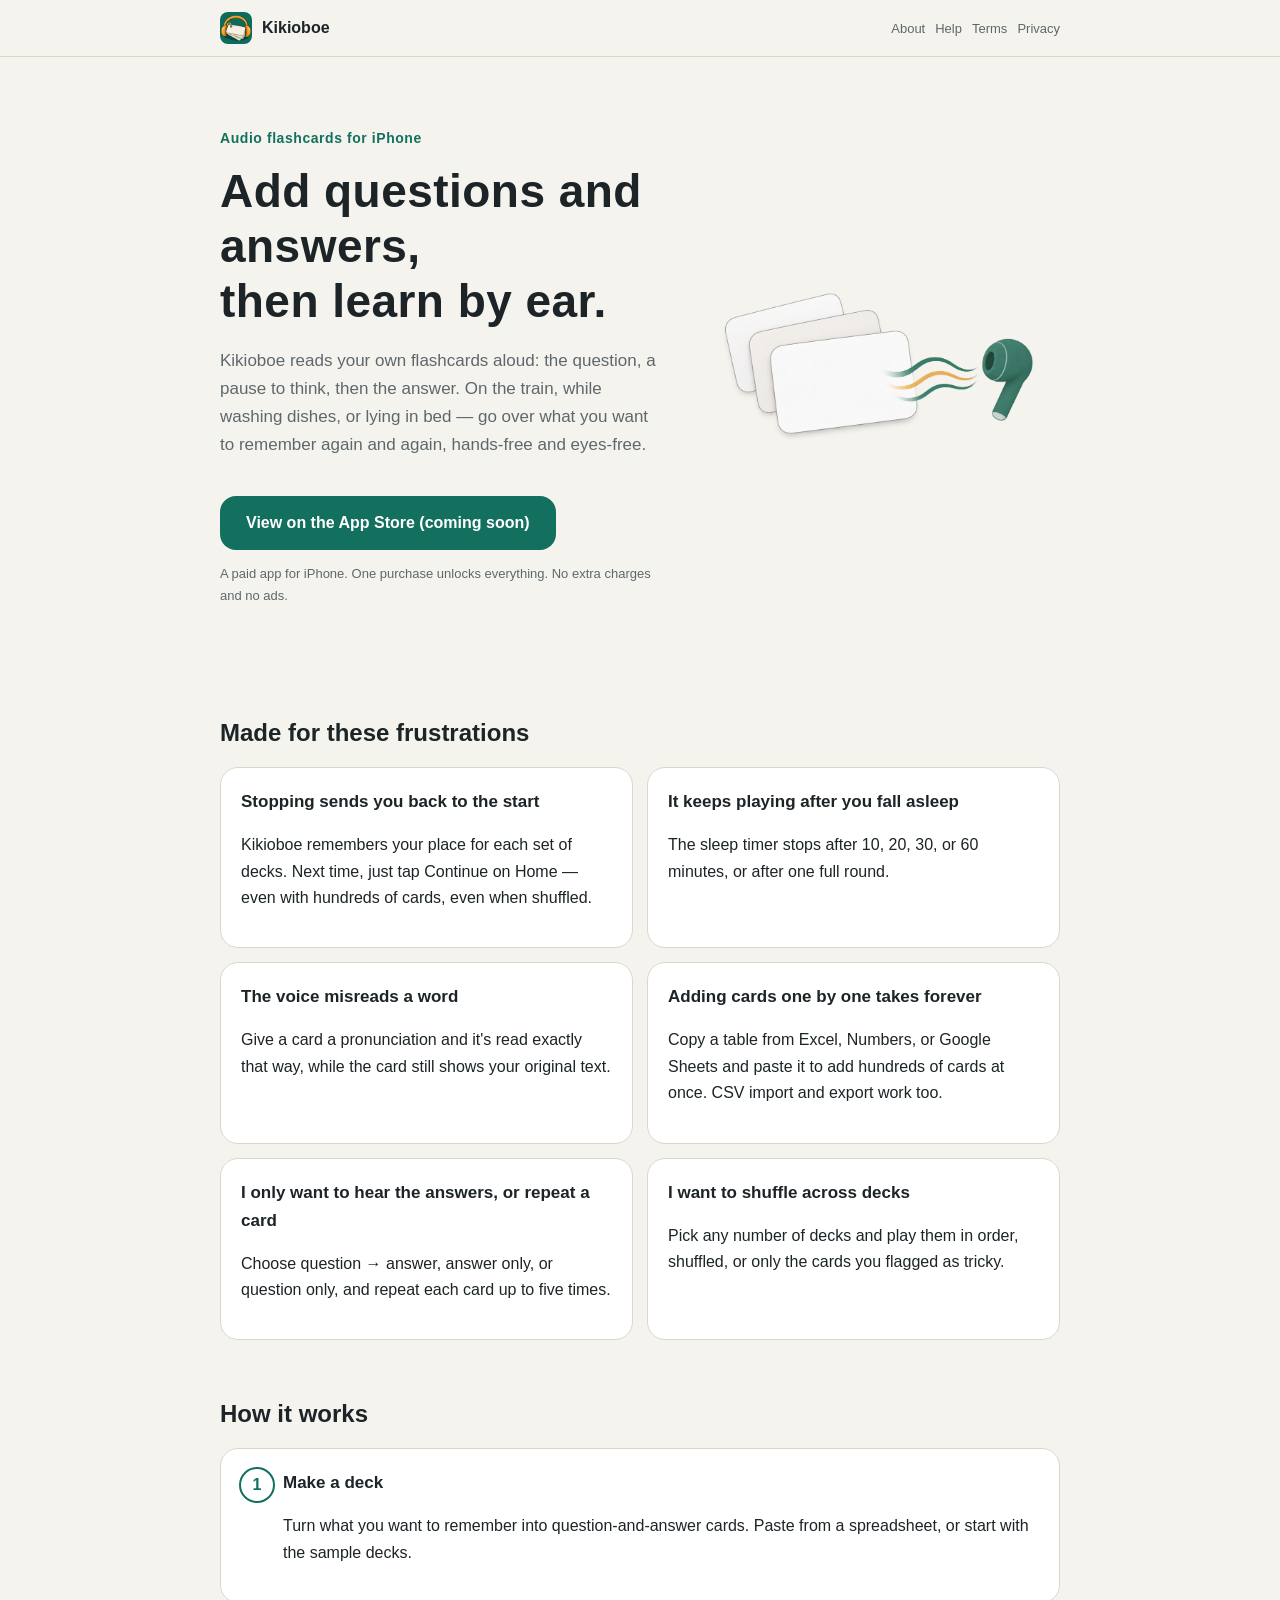
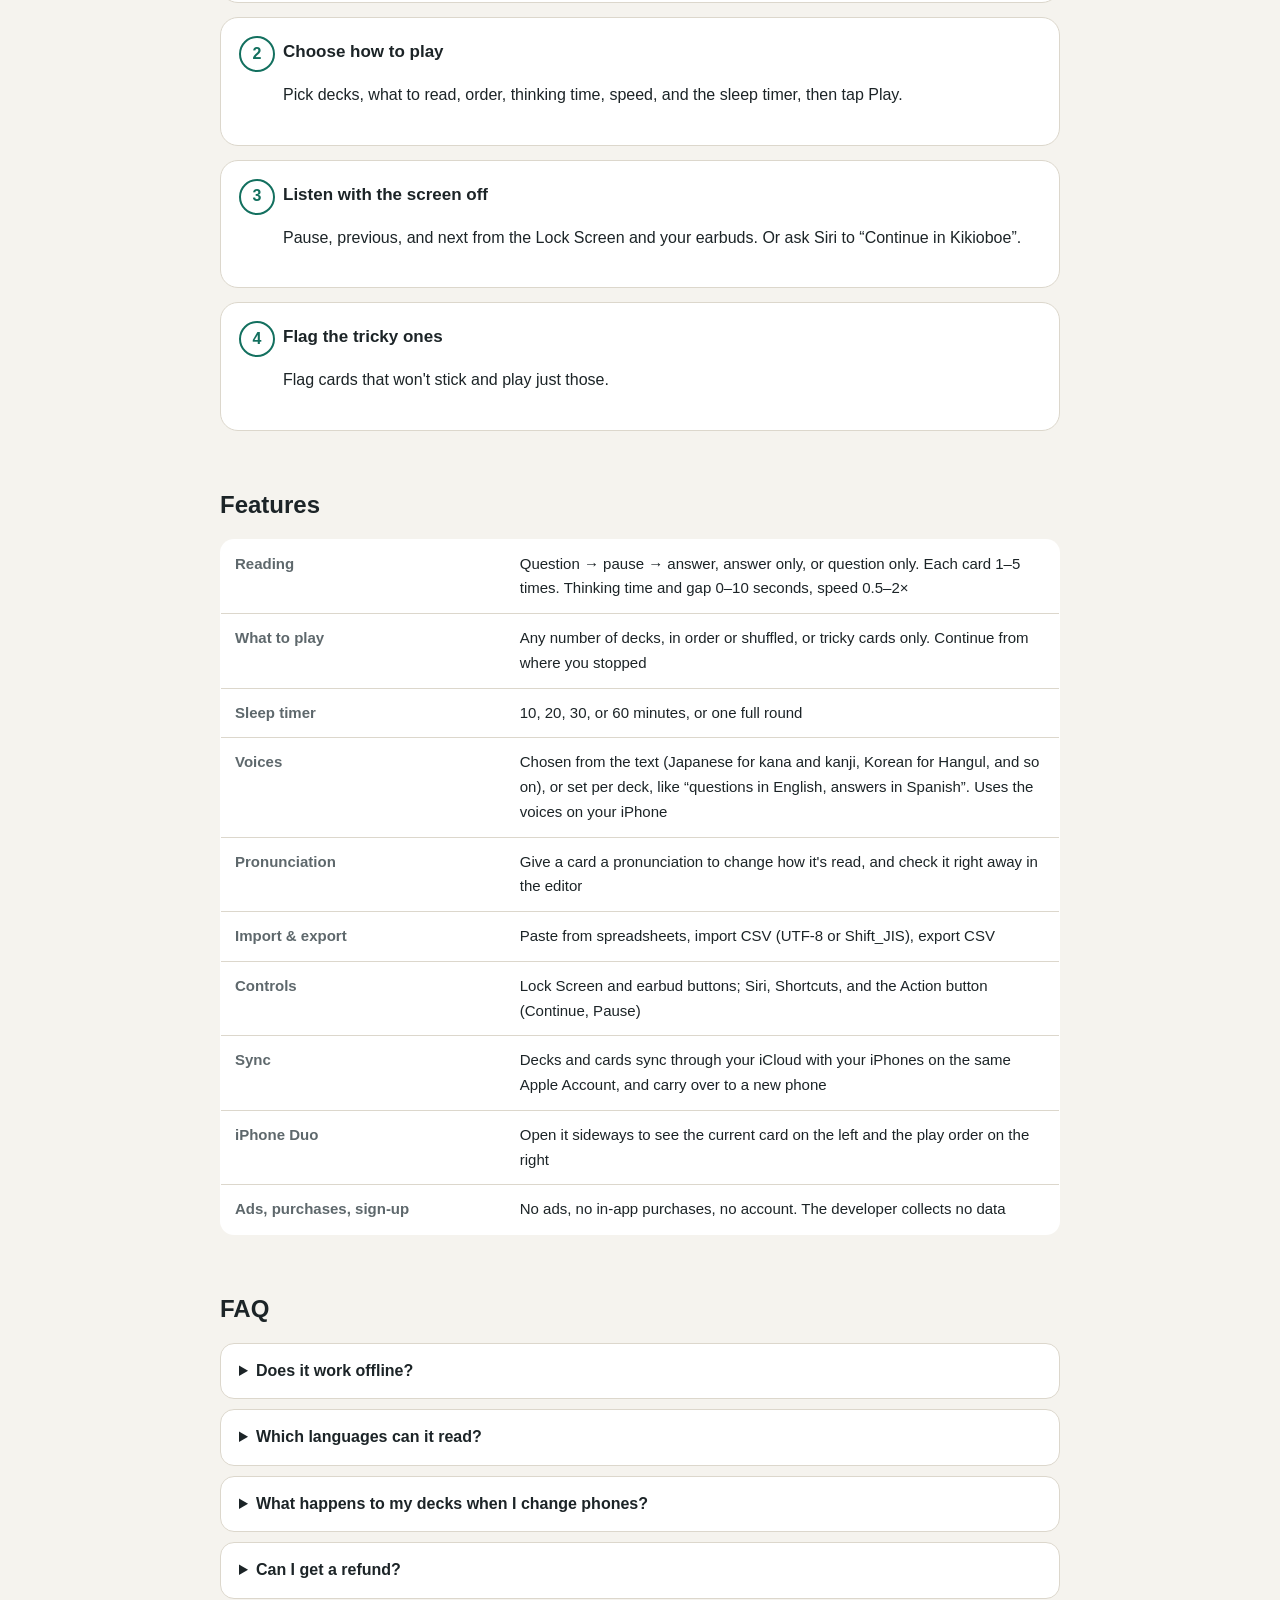
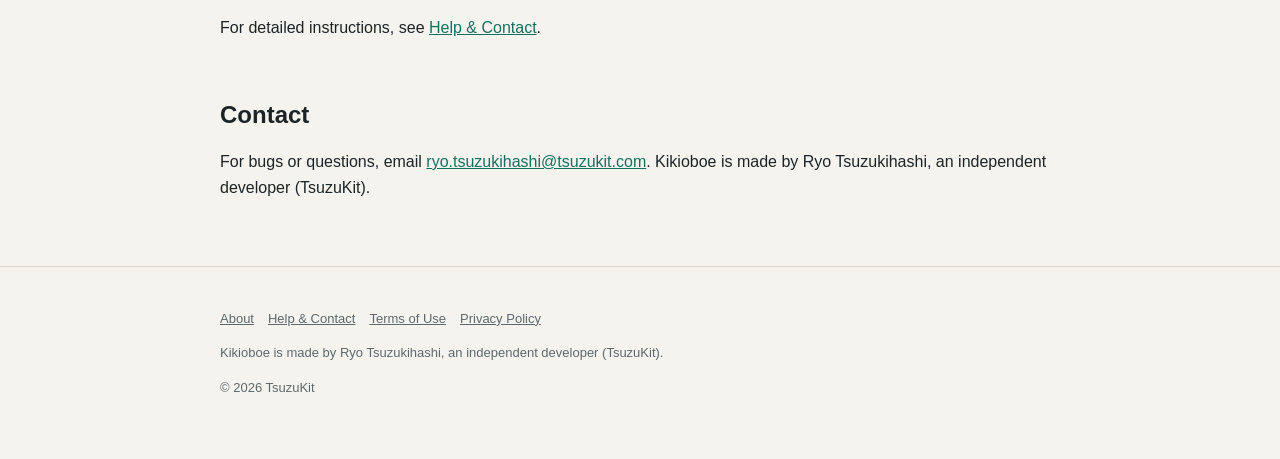
<file: index.html>
<!DOCTYPE html>
<html lang="ja" data-title-ja="ききおぼえ｜問いと答えを読み上げて、耳で覚える暗記カード（iPhone）" data-title-en="Kikioboe | Audio flashcards that read your cards aloud (iPhone)">
<head>
<meta charset="UTF-8">
<meta name="viewport" content="width=device-width, initial-scale=1">
<script>(function(){var l=navigator.languages&&navigator.languages.length?navigator.languages:[navigator.language||"ja"],p="en";for(var i=0;i<l.length;i++){var c=String(l[i]).toLowerCase();if(c.indexOf("ja")===0){p="ja";break}if(c.indexOf("en")===0){p="en";break}}var d=document.documentElement;d.lang=p;var t=d.getAttribute("data-title-"+p);if(t){document.title=t}})();</script>
<title>ききおぼえ｜問いと答えを読み上げて、耳で覚える暗記カード（iPhone）</title>
<meta name="description" content="自分で作った問いと答えのカードを、問い → 考える間 → 答え の順に読み上げる iPhone アプリ。止めたところから続きを流せて、おやすみタイマーで止まる。表計算から貼り付けでまとめて入れられる。広告なし・買い切り。 / An iPhone app that reads your own question-and-answer cards aloud: question, a pause to think, then the answer. Continue where you stopped, sleep timer, paste from spreadsheets. No ads, one-time purchase.">
<meta property="og:title" content="ききおぼえ｜問いと答えを読み上げて、耳で覚える暗記カード（iPhone）">
<meta property="og:description" content="自分で作った問いと答えのカードを、問い → 考える間 → 答え の順に読み上げる iPhone アプリ。止めたところから続きを流せて、おやすみタイマーで止まる。表計算から貼り付けでまとめて入れられる。広告なし・買い切り。">
<meta property="og:type" content="website">
<meta property="og:url" content="https://kikioboe.tsuzukit.com/">
<meta property="og:image" content="https://kikioboe.tsuzukit.com/assets/og.jpg">
<link rel="icon" href="assets/icon.png">
<link rel="apple-touch-icon" href="assets/icon.png">
<link rel="stylesheet" href="style.css">
</head>
<body>
<div data-l="ja" lang="ja">
<header class="site"><div class="wrap">
<a class="brand" href="./"><img src="assets/icon.png" alt="" width="32" height="32">ききおぼえ</a>
<nav class="site"><a href="./">紹介</a><a href="support.html">使い方</a><a href="terms.html">利用規約</a><a href="privacy.html">プライバシー</a></nav>
</div></header>
<main class="wrap">
<section class="hero">
<div>
<p class="eyebrow">iPhone 向け・聞き流し暗記カード</p>
<h1>問いと答えを入れたら、<br>あとは耳で覚える。</h1>
<p class="lead">「ききおぼえ」は、自分で作った問いと答えのカードを、問い → 考える間 → 答え の順に読み上げるアプリです。通勤の電車で、食器を洗いながら、布団に入ってから。目と手を使わずに、覚えたいことを何度でも回せます。</p>
<a class="cta" href="#store" id="store">App Store で見る（準備中）</a>
<p class="note">iPhone 専用の有料アプリです。一度買えば、すべての機能が使えます。あとからお金はかかりません。広告もありません。</p>
</div>
<img src="assets/hero.png" alt="重なった単語帳のカードから、音の波がイヤホンへ流れていく絵" width="360">
</section>

<h2>こんな困りごとのために作りました</h2>
<div class="grid two">
<div class="card"><h3>止めると最初に戻ってしまう</h3><p>止めたところを、帳ごとに覚えておきます。次はホームの「続きから流す」を押すだけ。何百枚あっても、ランダムで流していても、同じところから続きます。</p></div>
<div class="card"><h3>寝落ちしても流れ続ける</h3><p>おやすみタイマーで、10・20・30・60分か、1周したところで止まります。</p></div>
<div class="card"><h3>漢字の読みを間違える</h3><p>「消化管」「終価」のような言葉は、カードに読み（ひらがな）を入れると、その通りに読みます。画面には元の文字が出たままです。</p></div>
<div class="card"><h3>1枚ずつ入れるのが大変</h3><p>Excel・Numbers・Google スプレッドシートの表をコピーして貼り付けるだけで、何百枚でもまとめて入ります。CSV の読みこみと書き出しもできます。</p></div>
<div class="card"><h3>答えだけ聞きたい・同じカードをくり返したい</h3><p>問い → 答え／答えだけ／問いだけ、1枚を何回、を選べます。</p></div>
<div class="card"><h3>帳をまたいでランダムに流したい</h3><p>何冊でも選んで、まとめて順に・ランダムに・苦手の印のカードだけ流せます。</p></div>
</div>

<h2>ききおぼえの流れ</h2>
<div class="grid steps">
<div class="card"><h3>帳をつくる</h3><p>覚えたいことを「問い」と「答え」のカードにします。表から貼り付けても、見本の帳から始めてもかまいません。</p></div>
<div class="card"><h3>流し方を決める</h3><p>流す帳・読むところ・順番・考える間・速さ・おやすみタイマーを選んで「流す」。</p></div>
<div class="card"><h3>画面を消して聞く</h3><p>ロック画面とイヤホンのボタンで、止める・前・次。Siri の「ききおぼえで続きを流す」でも始められます。</p></div>
<div class="card"><h3>苦手に印を付ける</h3><p>覚えにくいカードに印を付けて、印のカードだけを流せます。</p></div>
</div>

<h2>できること</h2>
<table>
<tr><th>読み上げ</th><td>問い → 考える間 → 答え。答えだけ・問いだけ。1枚を1〜5回。考える間とカードのあいだは0〜10秒、速さは0.5〜2倍</td></tr>
<tr><th>流す範囲</th><td>帳を何冊でも。順に・ランダム・苦手の印のカードだけ。止めたところから続きを流す</td></tr>
<tr><th>おやすみタイマー</th><td>10・20・30・60分、または1周で止める</td></tr>
<tr><th>読む声</th><td>かな・漢字は日本語、ハングルは韓国語のように文字から決めます。帳ごとに「問いは英語・答えは日本語」のように決めることもできます。iPhone に入っている声で読みます</td></tr>
<tr><th>読み</th><td>カードに読みを入れると、その通りに読みます。編集の画面ですぐに確かめられます</td></tr>
<tr><th>入れる・出す</th><td>表計算からの貼り付け、CSV（UTF-8・Shift_JIS）の読みこみ、CSV の書き出し</td></tr>
<tr><th>操作</th><td>ロック画面・イヤホンのボタン、Siri・ショートカット・アクションボタン（続きから流す・止める）</td></tr>
<tr><th>同期</th><td>帳とカードは、あなたの iCloud で同じ Apple アカウントの iPhone と同期します。機種変更しても残ります</td></tr>
<tr><th>iPhone Duo</th><td>開いて横にすると、左に今のカード、右に流す順を並べます</td></tr>
<tr><th>広告・課金・登録</th><td>広告なし・アプリ内課金なし・アカウント登録なし。開発者はデータを集めません</td></tr>
</table>

<h2>よくある質問</h2>
<details><summary>ネットにつながっていなくても使えますか</summary><p>使えます。読み上げは iPhone の中で行います。iCloud の同期は、つながったときに行われます。</p></details>
<details><summary>英語や韓国語も読めますか</summary><p>iPhone に入っている声で、英語・韓国語・中国語・スペイン語・フランス語などを読みます。設定 → アクセシビリティ → 読み上げコンテンツ → 声 で、言葉ごとに「拡張」や「プレミアム」の声を入れると、なめらかになります。</p></details>
<details><summary>機種変更したら帳はどうなりますか</summary><p>帳とカードはあなたの iCloud にあります。新しい iPhone で同じ Apple アカウントにサインインしていれば、そのまま使えます。CSV に書き出して残しておくこともできます。</p></details>
<details><summary>返金はできますか</summary><p>返金は Apple の規定に従います。<a href="https://reportaproblem.apple.com/">reportaproblem.apple.com</a> からお申し出ください。開発者が直接返金することはできません。</p></details>
<p>使い方のくわしい説明は <a href="support.html">使い方とお問い合わせ</a> にあります。</p>

<h2 id="contact">お問い合わせ</h2>
<p>不具合や気になることがあれば、<a href="mailto:ryo.tsuzukihashi@tsuzukit.com?subject=%E3%81%8D%E3%81%8D%E3%81%8A%E3%81%BC%E3%81%88%E3%81%AB%E3%81%A4%E3%81%84%E3%81%A6">ryo.tsuzukihashi@tsuzukit.com</a> までご連絡ください。作っているのは個人開発者の續橋涼（TsuzuKit）です。</p>
</main>
<footer class="site"><div class="wrap">
<p><a href="./">紹介</a><a href="support.html">使い方とお問い合わせ</a><a href="terms.html">利用規約</a><a href="privacy.html">プライバシーポリシー</a></p>
<p>ききおぼえは、個人開発者の續橋涼（TsuzuKit）が作っているアプリです。</p>
<p>© 2026 TsuzuKit</p>
</div></footer>
</div>
<div data-l="en" lang="en">
<header class="site"><div class="wrap">
<a class="brand" href="./"><img src="assets/icon.png" alt="" width="32" height="32">Kikioboe</a>
<nav class="site"><a href="./">About</a><a href="support.html">Help</a><a href="terms.html">Terms</a><a href="privacy.html">Privacy</a></nav>
</div></header>
<main class="wrap">
<section class="hero">
<div>
<p class="eyebrow">Audio flashcards for iPhone</p>
<h1>Add questions and answers,<br>then learn by ear.</h1>
<p class="lead">Kikioboe reads your own flashcards aloud: the question, a pause to think, then the answer. On the train, while washing dishes, or lying in bed — go over what you want to remember again and again, hands-free and eyes-free.</p>
<a class="cta" href="#store-en" id="store-en">View on the App Store (coming soon)</a>
<p class="note">A paid app for iPhone. One purchase unlocks everything. No extra charges and no ads.</p>
</div>
<img src="assets/hero.png" alt="Stacked flashcards with sound waves flowing into an earbud" width="360">
</section>

<h2>Made for these frustrations</h2>
<div class="grid two">
<div class="card"><h3>Stopping sends you back to the start</h3><p>Kikioboe remembers your place for each set of decks. Next time, just tap Continue on Home — even with hundreds of cards, even when shuffled.</p></div>
<div class="card"><h3>It keeps playing after you fall asleep</h3><p>The sleep timer stops after 10, 20, 30, or 60 minutes, or after one full round.</p></div>
<div class="card"><h3>The voice misreads a word</h3><p>Give a card a pronunciation and it's read exactly that way, while the card still shows your original text.</p></div>
<div class="card"><h3>Adding cards one by one takes forever</h3><p>Copy a table from Excel, Numbers, or Google Sheets and paste it to add hundreds of cards at once. CSV import and export work too.</p></div>
<div class="card"><h3>I only want to hear the answers, or repeat a card</h3><p>Choose question → answer, answer only, or question only, and repeat each card up to five times.</p></div>
<div class="card"><h3>I want to shuffle across decks</h3><p>Pick any number of decks and play them in order, shuffled, or only the cards you flagged as tricky.</p></div>
</div>

<h2>How it works</h2>
<div class="grid steps">
<div class="card"><h3>Make a deck</h3><p>Turn what you want to remember into question-and-answer cards. Paste from a spreadsheet, or start with the sample decks.</p></div>
<div class="card"><h3>Choose how to play</h3><p>Pick decks, what to read, order, thinking time, speed, and the sleep timer, then tap Play.</p></div>
<div class="card"><h3>Listen with the screen off</h3><p>Pause, previous, and next from the Lock Screen and your earbuds. Or ask Siri to “Continue in Kikioboe”.</p></div>
<div class="card"><h3>Flag the tricky ones</h3><p>Flag cards that won't stick and play just those.</p></div>
</div>

<h2>Features</h2>
<table>
<tr><th>Reading</th><td>Question → pause → answer, answer only, or question only. Each card 1–5 times. Thinking time and gap 0–10 seconds, speed 0.5–2×</td></tr>
<tr><th>What to play</th><td>Any number of decks, in order or shuffled, or tricky cards only. Continue from where you stopped</td></tr>
<tr><th>Sleep timer</th><td>10, 20, 30, or 60 minutes, or one full round</td></tr>
<tr><th>Voices</th><td>Chosen from the text (Japanese for kana and kanji, Korean for Hangul, and so on), or set per deck, like “questions in English, answers in Spanish”. Uses the voices on your iPhone</td></tr>
<tr><th>Pronunciation</th><td>Give a card a pronunciation to change how it's read, and check it right away in the editor</td></tr>
<tr><th>Import &amp; export</th><td>Paste from spreadsheets, import CSV (UTF-8 or Shift_JIS), export CSV</td></tr>
<tr><th>Controls</th><td>Lock Screen and earbud buttons; Siri, Shortcuts, and the Action button (Continue, Pause)</td></tr>
<tr><th>Sync</th><td>Decks and cards sync through your iCloud with your iPhones on the same Apple Account, and carry over to a new phone</td></tr>
<tr><th>iPhone Duo</th><td>Open it sideways to see the current card on the left and the play order on the right</td></tr>
<tr><th>Ads, purchases, sign-up</th><td>No ads, no in-app purchases, no account. The developer collects no data</td></tr>
</table>

<h2>FAQ</h2>
<details><summary>Does it work offline?</summary><p>Yes. Speech runs on your iPhone. iCloud sync happens whenever you're online.</p></details>
<details><summary>Which languages can it read?</summary><p>Any language with a voice on your iPhone: English, Spanish, French, German, Japanese, Korean, Chinese, and more. Download Enhanced or Premium voices in Settings → Accessibility → Spoken Content → Voices for smoother reading.</p></details>
<details><summary>What happens to my decks when I change phones?</summary><p>They're in your iCloud. Sign in with the same Apple Account on the new iPhone and they'll be there. You can also export each deck as CSV.</p></details>
<details><summary>Can I get a refund?</summary><p>Refunds follow Apple's policies. Request one at <a href="https://reportaproblem.apple.com/">reportaproblem.apple.com</a>. The developer can't issue refunds directly.</p></details>
<p>For detailed instructions, see <a href="support.html">Help &amp; Contact</a>.</p>

<h2 id="contact-en">Contact</h2>
<p>For bugs or questions, email <a href="mailto:ryo.tsuzukihashi@tsuzukit.com?subject=Kikioboe">ryo.tsuzukihashi@tsuzukit.com</a>. Kikioboe is made by Ryo Tsuzukihashi, an independent developer (TsuzuKit).</p>
</main>
<footer class="site"><div class="wrap">
<p><a href="./">About</a><a href="support.html">Help & Contact</a><a href="terms.html">Terms of Use</a><a href="privacy.html">Privacy Policy</a></p>
<p>Kikioboe is made by Ryo Tsuzukihashi, an independent developer (TsuzuKit).</p>
<p>© 2026 TsuzuKit</p>
</div></footer>
</div>
</body>
</html>
</file>
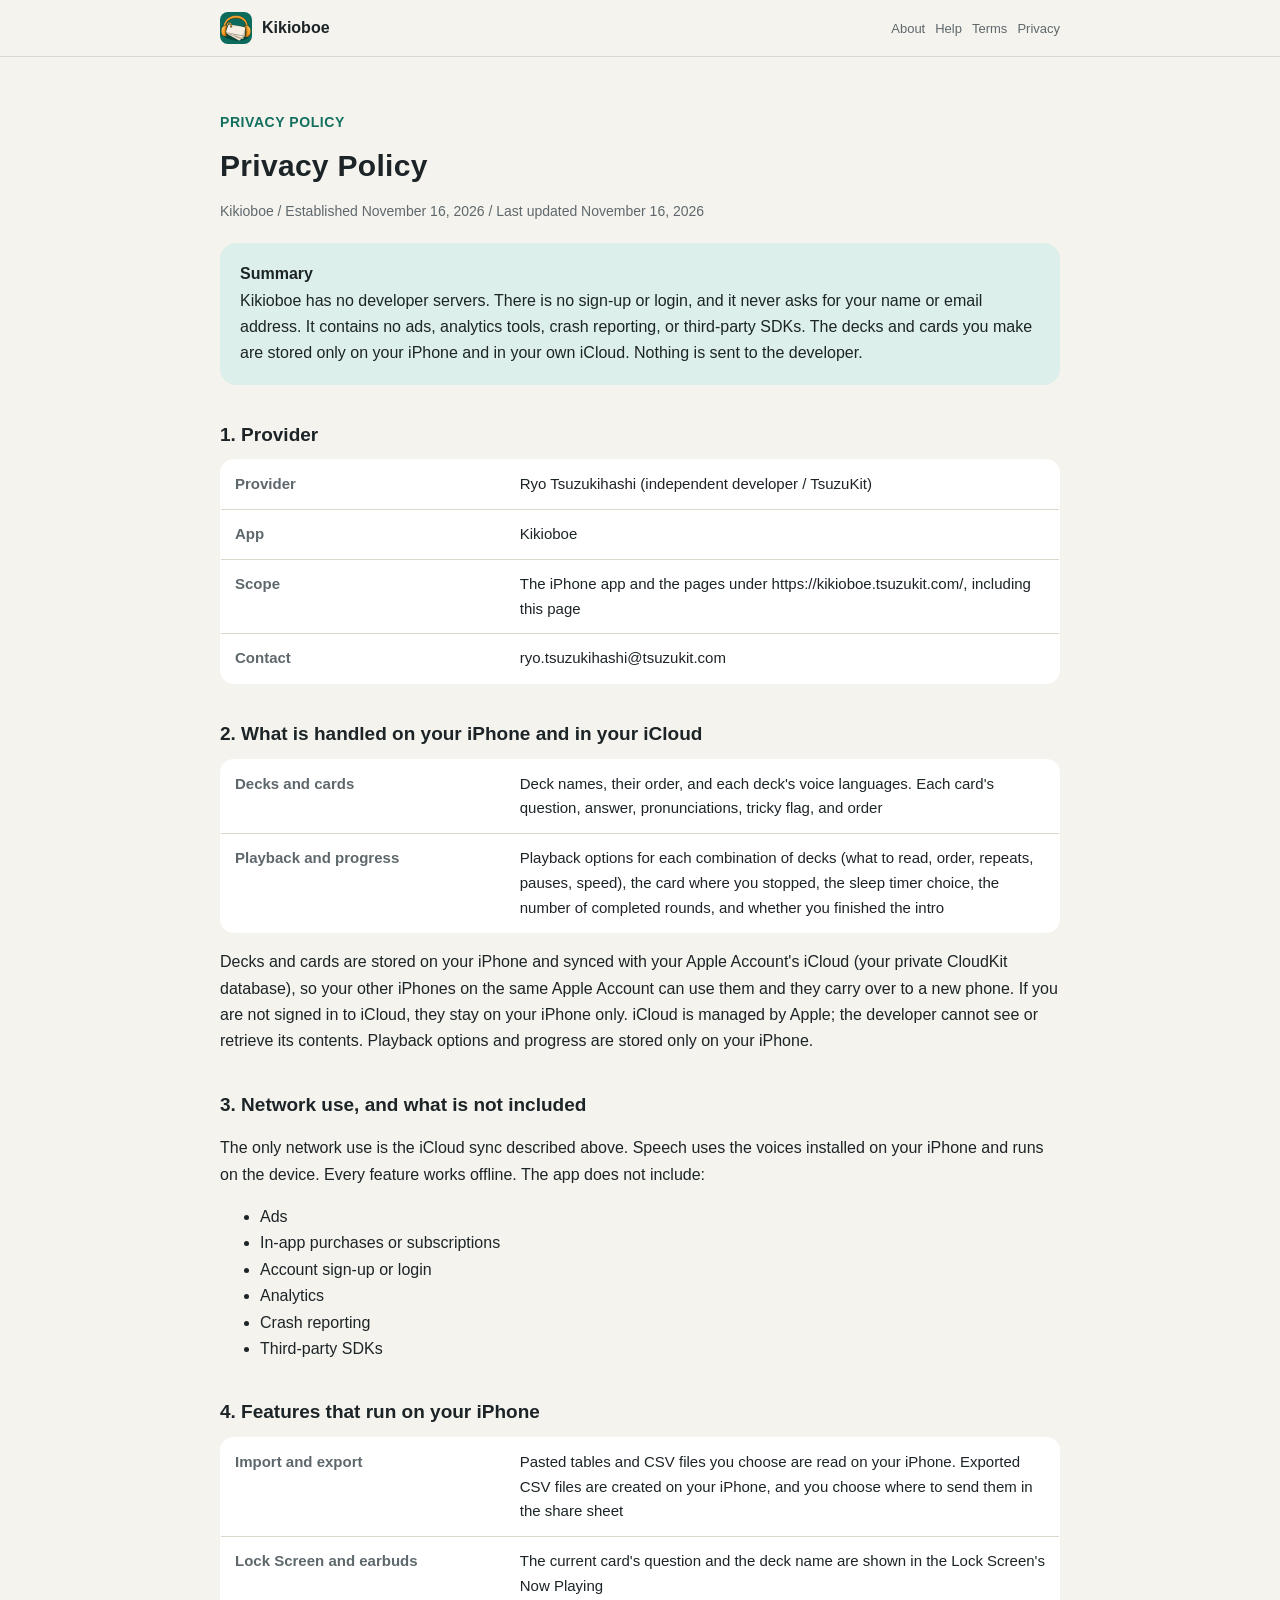
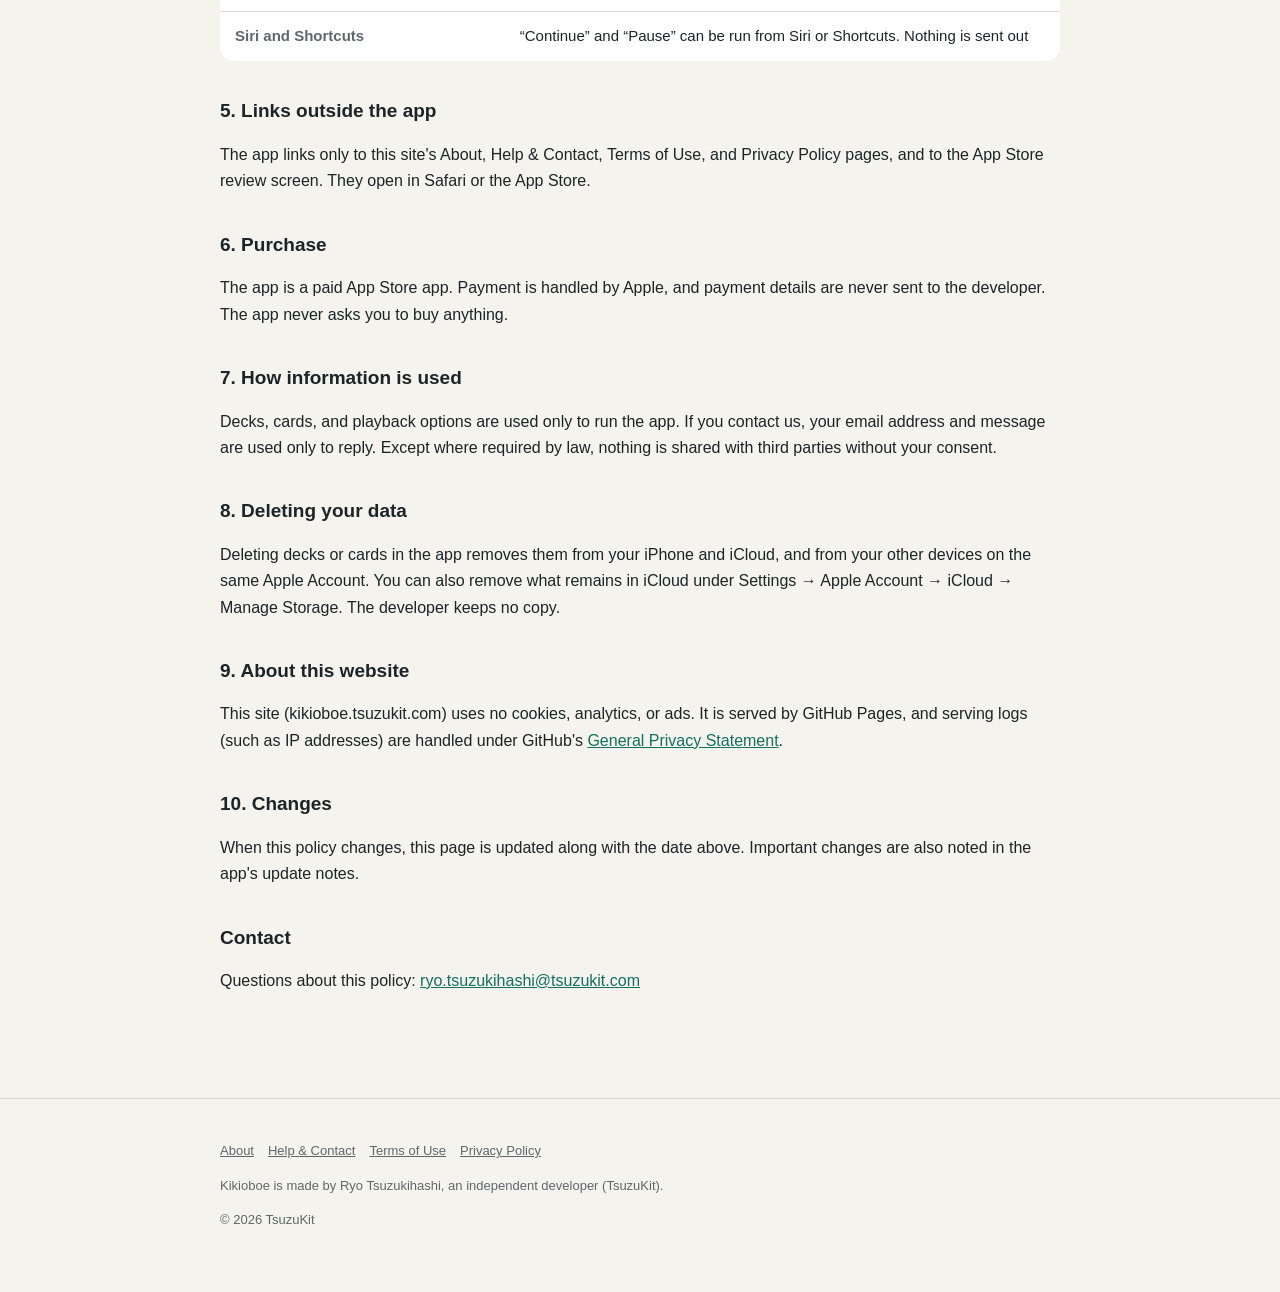
<file: privacy.html>
<!DOCTYPE html>
<html lang="ja" data-title-ja="プライバシーポリシー - ききおぼえ" data-title-en="Privacy Policy - Kikioboe">
<head>
<meta charset="UTF-8">
<meta name="viewport" content="width=device-width, initial-scale=1">
<script>(function(){var l=navigator.languages&&navigator.languages.length?navigator.languages:[navigator.language||"ja"],p="en";for(var i=0;i<l.length;i++){var c=String(l[i]).toLowerCase();if(c.indexOf("ja")===0){p="ja";break}if(c.indexOf("en")===0){p="en";break}}var d=document.documentElement;d.lang=p;var t=d.getAttribute("data-title-"+p);if(t){document.title=t}})();</script>
<title>プライバシーポリシー - ききおぼえ</title>
<meta name="description" content="ききおぼえのプライバシーポリシー。開発者は個人情報を集めません。 / Privacy Policy for Kikioboe. The developer collects no personal information.">
<meta property="og:title" content="プライバシーポリシー - ききおぼえ">
<meta property="og:description" content="ききおぼえのプライバシーポリシー。開発者は個人情報を集めません。">
<meta property="og:type" content="website">
<meta property="og:url" content="https://kikioboe.tsuzukit.com/privacy.html">
<meta property="og:image" content="https://kikioboe.tsuzukit.com/assets/og.jpg">
<link rel="icon" href="assets/icon.png">
<link rel="apple-touch-icon" href="assets/icon.png">
<link rel="stylesheet" href="style.css">
</head>
<body>
<div data-l="ja" lang="ja">
<header class="site"><div class="wrap">
<a class="brand" href="./"><img src="assets/icon.png" alt="" width="32" height="32">ききおぼえ</a>
<nav class="site"><a href="./">紹介</a><a href="support.html">使い方</a><a href="terms.html">利用規約</a><a href="privacy.html">プライバシー</a></nav>
</div></header>
<main class="wrap">
<article class="doc">
<p class="eyebrow">PRIVACY POLICY</p>
<h1>プライバシーポリシー</h1>
<p class="meta">ききおぼえ／制定日 2026年11月16日／改定日 2026年11月16日</p>
<div class="summary"><strong>このポリシーの要旨</strong><br>ききおぼえは、開発者のサーバーを持たないアプリです。アカウント登録やログインはなく、名前やメールアドレスを尋ねることもありません。広告、分析ツール、クラッシュを報告する仕組み、外部の会社の SDK は入れていません。あなたが作った帳とカードは、あなたの iPhone の中と、あなた自身の iCloud にだけ保存します。開発者には届きません。</div>
<h2>1. 提供者</h2>
<table>
<tr><th>提供者</th><td>續橋涼（個人開発者 / TsuzuKit）</td></tr>
<tr><th>アプリ名</th><td>ききおぼえ</td></tr>
<tr><th>対象</th><td>iPhone 向けアプリと、このページを含む https://kikioboe.tsuzukit.com/ 配下のページ</td></tr>
<tr><th>連絡先</th><td>ryo.tsuzukihashi@tsuzukit.com</td></tr>
</table>
<h2>2. iPhone とあなたの iCloud で扱うもの</h2>
<table>
<tr><th>帳とカード</th><td>帳の名前と並び順、帳ごとの読む言葉。カードの問い・答え・読み・苦手の印・並び順</td></tr>
<tr><th>流し方と続き</th><td>帳の組み合わせごとの流し方（読むところ・順番・回数・間・速さ）、止めたカードの位置、おやすみタイマーの選択、流し終えた周の数、はじめの案内を終えたかどうか</td></tr>
</table>
<p>帳とカードは iPhone の中に保存し、あなたの Apple アカウントの iCloud（CloudKit のあなた専用の領域）と同期します。同じ Apple アカウントのほかの iPhone でも同じ帳を使えるように、また機種変更のあとも残るようにするためです。iCloud にサインインしていないときは、iPhone の中にだけ残ります。iCloud の中身は Apple が管理しており、開発者は見ることも取り出すこともできません。流し方と続きは iPhone の中にだけ保存します。</p>
<h2>3. 通信と、入れていないもの</h2>
<p>本アプリが通信するのは、上の iCloud との同期だけです。読み上げは iPhone に入っている声を使い、iPhone の中で行います。ネットにつながっていなくても、すべての機能が使えます。次のものは入れていません。</p>
<ul><li>広告</li><li>アプリ内課金とサブスクリプション</li><li>アカウント登録とログイン</li><li>利用状況を計測する分析ツール</li><li>クラッシュを報告する仕組み</li><li>外部の会社の SDK</li></ul>
<h2>4. iPhone の中で動く機能</h2>
<table>
<tr><th>読みこみと書き出し</th><td>貼り付けた表や、選んだ CSV ファイルは、iPhone の中で読んでカードにします。書き出した CSV は iPhone の中で作り、送り先はあなたが共有の画面で選びます</td></tr>
<tr><th>ロック画面・イヤホン</th><td>流しているカードの問いと帳の名前を、ロック画面の再生の表示に出します</td></tr>
<tr><th>Siri・ショートカット</th><td>「続きから流す」「止める」を、Siri やショートカットから呼べます。外へは何も送りません</td></tr>
</table>
<h2>5. アプリの外へのリンク</h2>
<p>本アプリから外のページへのリンクは、このサイトの紹介・使い方とお問い合わせ・利用規約・プライバシーポリシーと、App Store のレビューの画面だけです。押すと Safari か App Store で開きます。</p>
<h2>6. 購入</h2>
<p>本アプリは App Store の有料アプリです。お支払いは Apple が処理し、カードなどの支払いの情報は開発者には届きません。アプリの中で購入を求めることはありません。</p>
<h2>7. 情報を使う目的</h2>
<p>帳・カード・流し方は、アプリを動かすためだけに使います。お問い合わせをいただいたときは、いただいたメールアドレスと内容を、お返事のためだけに使います。法令にもとづく場合を除き、本人の同意なく第三者に渡すことはありません。</p>
<h2>8. 消したいとき</h2>
<p>アプリの中で帳やカードを消すと、iPhone の中と iCloud から消え、同じ Apple アカウントのほかの端末からも消えます。iCloud に残っているものは、iPhone の 設定 → Apple アカウント → iCloud → ストレージを管理 からも消せます。開発者はその控えを持っていません。</p>
<h2>9. このウェブサイトについて</h2>
<p>このサイト（kikioboe.tsuzukit.com）は、Cookie も、アクセスを計測する仕組みも、広告も使っていません。サイトは GitHub Pages で配信しており、配信の記録（IP アドレスなど）は GitHub の <a href="https://docs.github.com/ja/site-policy/privacy-policies/github-general-privacy-statement">プライバシーについての声明</a> に沿って扱われます。</p>
<h2>10. 改定</h2>
<p>このポリシーを変えるときは、このページを書きかえ、上の改定日を新しくします。大事な変更のときは、アプリの更新の説明にも書きます。</p>
<h2>お問い合わせ</h2>
<p>このポリシーについての質問は、<a href="mailto:ryo.tsuzukihashi@tsuzukit.com">ryo.tsuzukihashi@tsuzukit.com</a> までご連絡ください。</p>
</article>
</main>
<footer class="site"><div class="wrap">
<p><a href="./">紹介</a><a href="support.html">使い方とお問い合わせ</a><a href="terms.html">利用規約</a><a href="privacy.html">プライバシーポリシー</a></p>
<p>ききおぼえは、個人開発者の續橋涼（TsuzuKit）が作っているアプリです。</p>
<p>© 2026 TsuzuKit</p>
</div></footer>
</div>
<div data-l="en" lang="en">
<header class="site"><div class="wrap">
<a class="brand" href="./"><img src="assets/icon.png" alt="" width="32" height="32">Kikioboe</a>
<nav class="site"><a href="./">About</a><a href="support.html">Help</a><a href="terms.html">Terms</a><a href="privacy.html">Privacy</a></nav>
</div></header>
<main class="wrap">
<article class="doc">
<p class="eyebrow">PRIVACY POLICY</p>
<h1>Privacy Policy</h1>
<p class="meta">Kikioboe / Established November 16, 2026 / Last updated November 16, 2026</p>
<div class="summary"><strong>Summary</strong><br>Kikioboe has no developer servers. There is no sign-up or login, and it never asks for your name or email address. It contains no ads, analytics tools, crash reporting, or third-party SDKs. The decks and cards you make are stored only on your iPhone and in your own iCloud. Nothing is sent to the developer.</div>
<h2>1. Provider</h2>
<table>
<tr><th>Provider</th><td>Ryo Tsuzukihashi (independent developer / TsuzuKit)</td></tr>
<tr><th>App</th><td>Kikioboe</td></tr>
<tr><th>Scope</th><td>The iPhone app and the pages under https://kikioboe.tsuzukit.com/, including this page</td></tr>
<tr><th>Contact</th><td>ryo.tsuzukihashi@tsuzukit.com</td></tr>
</table>
<h2>2. What is handled on your iPhone and in your iCloud</h2>
<table>
<tr><th>Decks and cards</th><td>Deck names, their order, and each deck's voice languages. Each card's question, answer, pronunciations, tricky flag, and order</td></tr>
<tr><th>Playback and progress</th><td>Playback options for each combination of decks (what to read, order, repeats, pauses, speed), the card where you stopped, the sleep timer choice, the number of completed rounds, and whether you finished the intro</td></tr>
</table>
<p>Decks and cards are stored on your iPhone and synced with your Apple Account's iCloud (your private CloudKit database), so your other iPhones on the same Apple Account can use them and they carry over to a new phone. If you are not signed in to iCloud, they stay on your iPhone only. iCloud is managed by Apple; the developer cannot see or retrieve its contents. Playback options and progress are stored only on your iPhone.</p>
<h2>3. Network use, and what is not included</h2>
<p>The only network use is the iCloud sync described above. Speech uses the voices installed on your iPhone and runs on the device. Every feature works offline. The app does not include:</p>
<ul><li>Ads</li><li>In-app purchases or subscriptions</li><li>Account sign-up or login</li><li>Analytics</li><li>Crash reporting</li><li>Third-party SDKs</li></ul>
<h2>4. Features that run on your iPhone</h2>
<table>
<tr><th>Import and export</th><td>Pasted tables and CSV files you choose are read on your iPhone. Exported CSV files are created on your iPhone, and you choose where to send them in the share sheet</td></tr>
<tr><th>Lock Screen and earbuds</th><td>The current card's question and the deck name are shown in the Lock Screen's Now Playing</td></tr>
<tr><th>Siri and Shortcuts</th><td>“Continue” and “Pause” can be run from Siri or Shortcuts. Nothing is sent out</td></tr>
</table>
<h2>5. Links outside the app</h2>
<p>The app links only to this site's About, Help &amp; Contact, Terms of Use, and Privacy Policy pages, and to the App Store review screen. They open in Safari or the App Store.</p>
<h2>6. Purchase</h2>
<p>The app is a paid App Store app. Payment is handled by Apple, and payment details are never sent to the developer. The app never asks you to buy anything.</p>
<h2>7. How information is used</h2>
<p>Decks, cards, and playback options are used only to run the app. If you contact us, your email address and message are used only to reply. Except where required by law, nothing is shared with third parties without your consent.</p>
<h2>8. Deleting your data</h2>
<p>Deleting decks or cards in the app removes them from your iPhone and iCloud, and from your other devices on the same Apple Account. You can also remove what remains in iCloud under Settings → Apple Account → iCloud → Manage Storage. The developer keeps no copy.</p>
<h2>9. About this website</h2>
<p>This site (kikioboe.tsuzukit.com) uses no cookies, analytics, or ads. It is served by GitHub Pages, and serving logs (such as IP addresses) are handled under GitHub's <a href="https://docs.github.com/en/site-policy/privacy-policies/github-general-privacy-statement">General Privacy Statement</a>.</p>
<h2>10. Changes</h2>
<p>When this policy changes, this page is updated along with the date above. Important changes are also noted in the app's update notes.</p>
<h2>Contact</h2>
<p>Questions about this policy: <a href="mailto:ryo.tsuzukihashi@tsuzukit.com">ryo.tsuzukihashi@tsuzukit.com</a></p>
</article>
</main>
<footer class="site"><div class="wrap">
<p><a href="./">About</a><a href="support.html">Help & Contact</a><a href="terms.html">Terms of Use</a><a href="privacy.html">Privacy Policy</a></p>
<p>Kikioboe is made by Ryo Tsuzukihashi, an independent developer (TsuzuKit).</p>
<p>© 2026 TsuzuKit</p>
</div></footer>
</div>
</body>
</html>
</file>
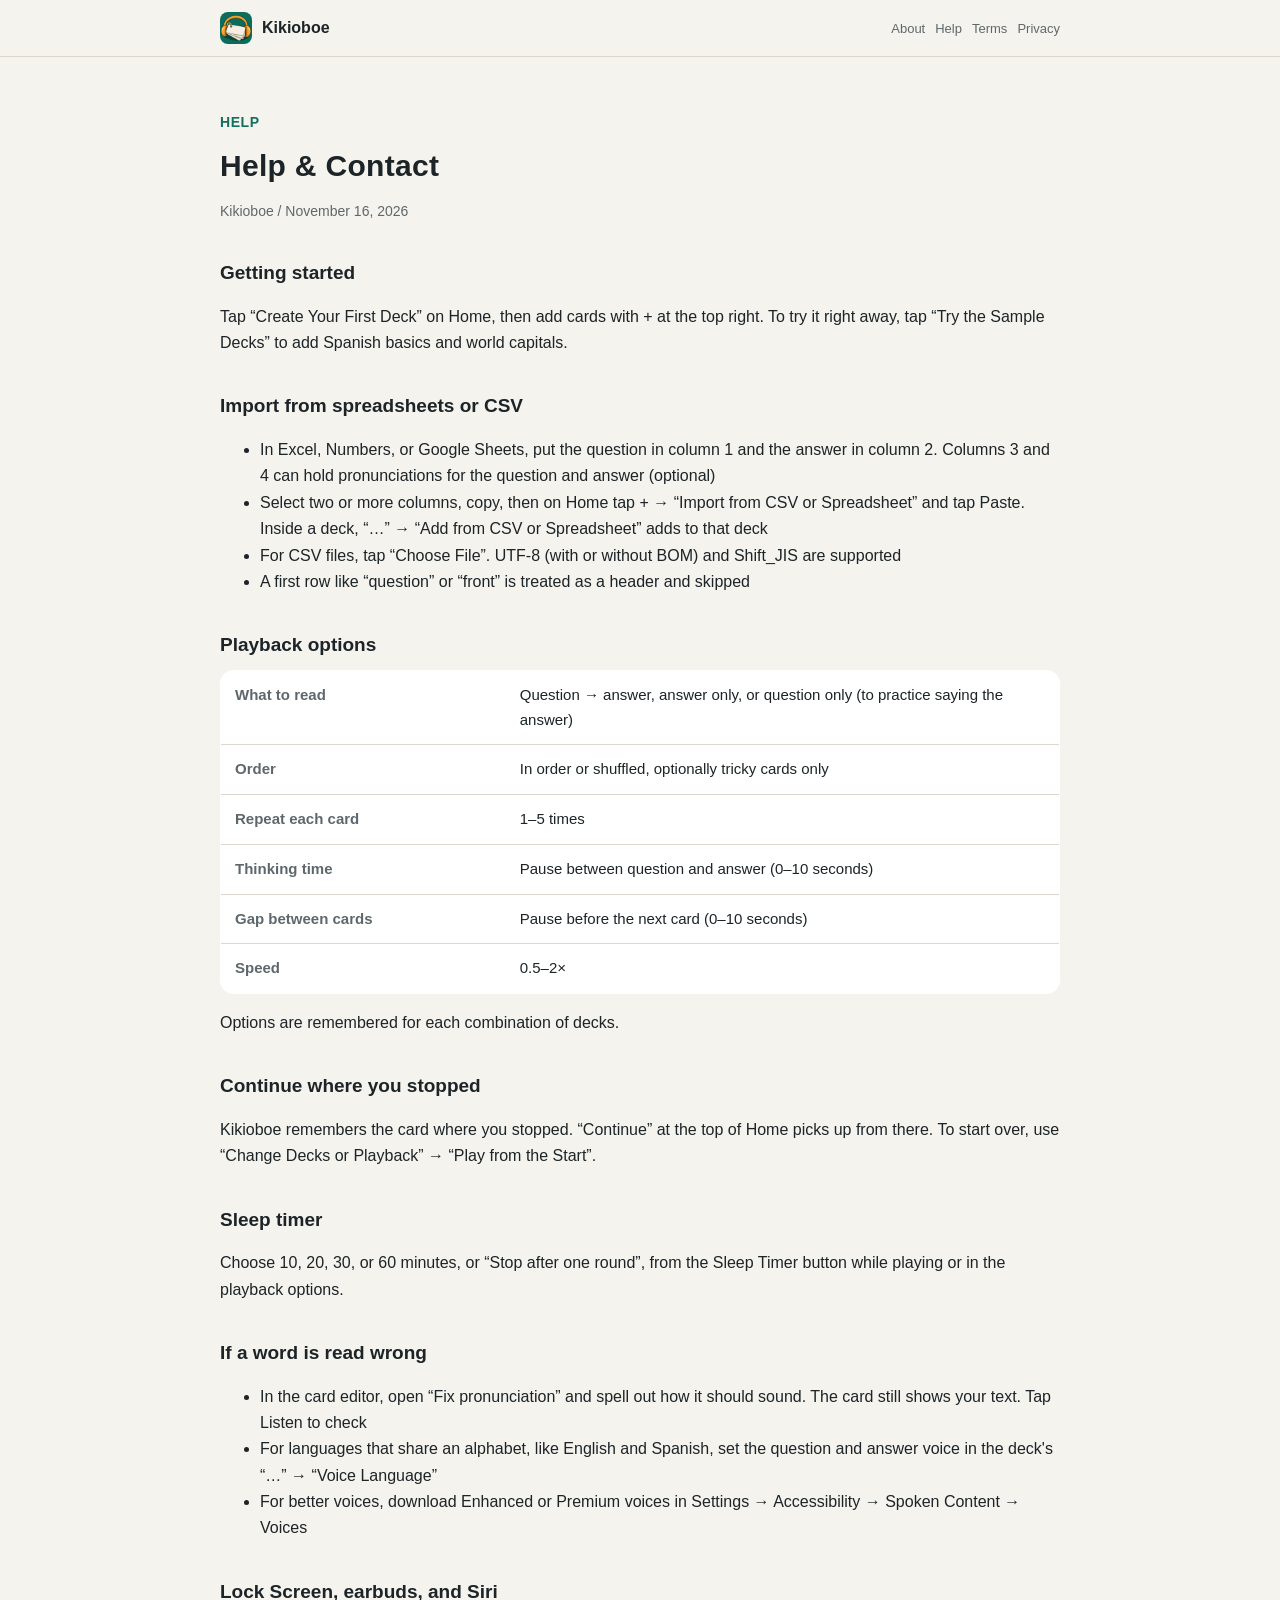
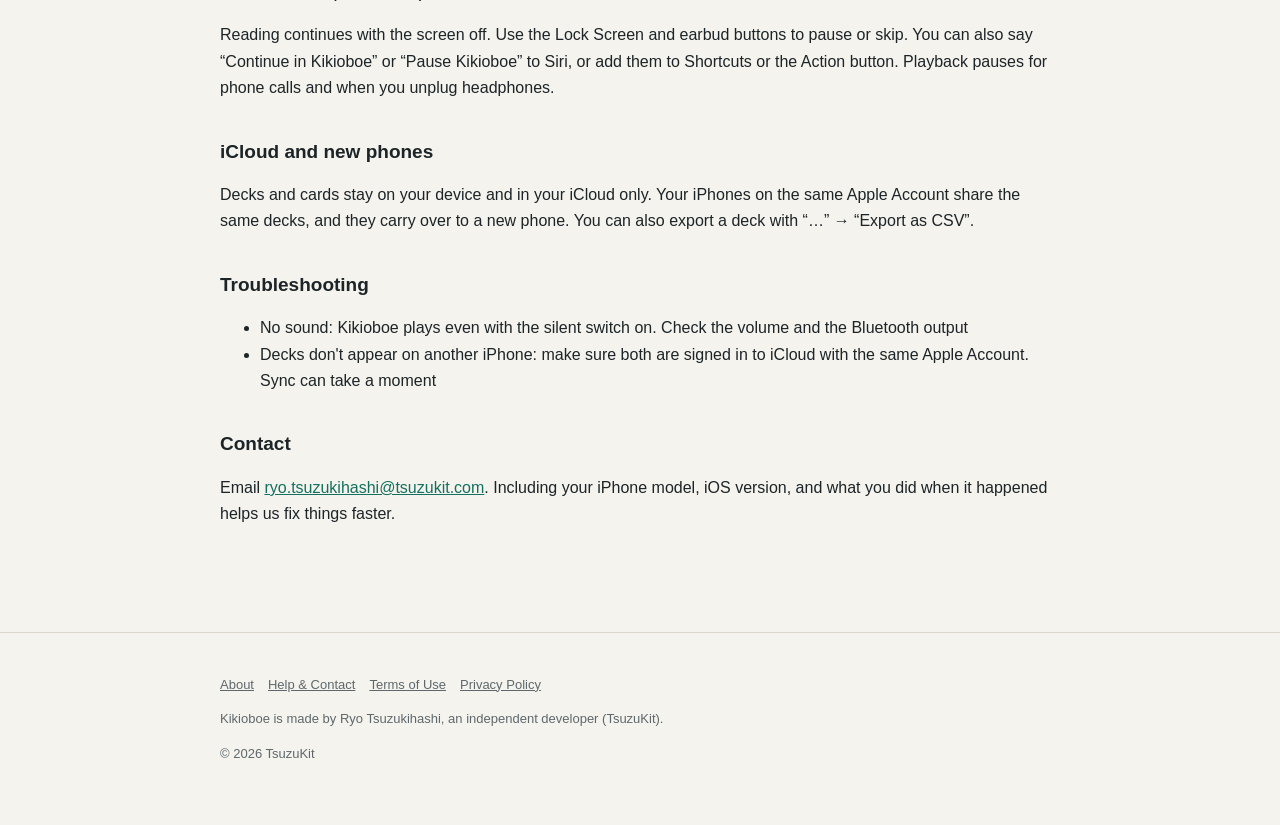
<file: support.html>
<!DOCTYPE html>
<html lang="ja" data-title-ja="使い方とお問い合わせ - ききおぼえ" data-title-en="Help &amp; Contact - Kikioboe">
<head>
<meta charset="UTF-8">
<meta name="viewport" content="width=device-width, initial-scale=1">
<script>(function(){var l=navigator.languages&&navigator.languages.length?navigator.languages:[navigator.language||"ja"],p="en";for(var i=0;i<l.length;i++){var c=String(l[i]).toLowerCase();if(c.indexOf("ja")===0){p="ja";break}if(c.indexOf("en")===0){p="en";break}}var d=document.documentElement;d.lang=p;var t=d.getAttribute("data-title-"+p);if(t){document.title=t}})();</script>
<title>使い方とお問い合わせ - ききおぼえ</title>
<meta name="description" content="ききおぼえの使い方（表計算・CSV からの取り込み、流し方、読みの直し方、ロック画面と Siri）とお問い合わせ。 / How to use Kikioboe (importing from spreadsheets and CSV, playback options, fixing pronunciation, Lock Screen and Siri) and how to contact us.">
<meta property="og:title" content="使い方とお問い合わせ - ききおぼえ">
<meta property="og:description" content="ききおぼえの使い方（表計算・CSV からの取り込み、流し方、読みの直し方、ロック画面と Siri）とお問い合わせ。">
<meta property="og:type" content="website">
<meta property="og:url" content="https://kikioboe.tsuzukit.com/support.html">
<meta property="og:image" content="https://kikioboe.tsuzukit.com/assets/og.jpg">
<link rel="icon" href="assets/icon.png">
<link rel="apple-touch-icon" href="assets/icon.png">
<link rel="stylesheet" href="style.css">
</head>
<body>
<div data-l="ja" lang="ja">
<header class="site"><div class="wrap">
<a class="brand" href="./"><img src="assets/icon.png" alt="" width="32" height="32">ききおぼえ</a>
<nav class="site"><a href="./">紹介</a><a href="support.html">使い方</a><a href="terms.html">利用規約</a><a href="privacy.html">プライバシー</a></nav>
</div></header>
<main class="wrap">
<article class="doc">
<p class="eyebrow">HELP</p>
<h1>使い方とお問い合わせ</h1>
<p class="meta">ききおぼえ／2026年11月16日</p>

<h2>はじめに</h2>
<p>ホームの「最初の帳をつくる」で帳をつくり、右上の＋でカードを足します。すぐに試したいときは「見本の帳で試してみる」を押すと、英単語と、読みに気をつける言葉の帳が入ります。</p>

<h2>表計算・CSV からまとめて入れる</h2>
<ul>
<li>Excel・Numbers・Google スプレッドシートで、1列目に問い、2列目に答えを書きます。3列目に問いの読み、4列目に答えの読みを入れると、その通りに読みます（無くてもかまいません）</li>
<li>2列以上を選んでコピーし、ホームの＋ →「CSV・表計算から入れる」で「ペースト」を押します。帳の中の「…」→「CSV・表計算から足す」なら、その帳に足せます</li>
<li>CSV ファイルは「ファイルを選ぶ」から。文字コードは UTF-8（BOM あり・なし）と Shift_JIS を読めます</li>
<li>1行目が「問い」「question」などの見出しなら、飛ばして読みます</li>
</ul>

<h2>流し方</h2>
<table>
<tr><th>読むところ</th><td>問い → 答え／答えだけ／問いだけ（答えを自分で言う練習に）</td></tr>
<tr><th>順番</th><td>順に・ランダム。「苦手の印のカードだけ」もオンにできます</td></tr>
<tr><th>1枚を続けて</th><td>同じカードを1〜5回くり返します</td></tr>
<tr><th>考える間</th><td>問いと答えのあいだ（0〜10秒）。答えを頭の中で言ってみる時間です</td></tr>
<tr><th>カードのあいだ</th><td>次のカードまでの間（0〜10秒）</td></tr>
<tr><th>速さ</th><td>0.5〜2倍</td></tr>
</table>
<p>流し方は、帳の組み合わせごとに覚えておきます。</p>

<h2>止めたところから続ける</h2>
<p>止めたカードを覚えておき、ホームのいちばん上の「続きから流す」で同じところから流します。「範囲や流し方を変える」→「最初から流す」で、最初からにもできます。</p>

<h2>おやすみタイマー</h2>
<p>流しているときのホームの「おやすみタイマー」か、流し方の画面で、10・20・30・60分か「1周したら止める」を選びます。</p>

<h2>読み上げが違うとき</h2>
<ul>
<li>カードの編集の「読み方を直す」に、ひらがなで読みを入れます。画面には元の文字が出たまま、読みの通りに読みます。「読み上げる」ですぐ確かめられます</li>
<li>英語とスペイン語のように同じ文字を使う言葉は、帳の「…」→「読む言葉」で、問いと答えの言葉を決めると確実です</li>
<li>声の質は、設定 → アクセシビリティ → 読み上げコンテンツ → 声 で、言葉ごとに「拡張」「プレミアム」の声を入れると良くなります</li>
</ul>

<h2>ロック画面・イヤホン・Siri</h2>
<p>画面を消しても読み上げは続きます。ロック画面とイヤホンのボタンで、止める・前のカード・次のカードができます。Siri に「ききおぼえで続きを流す」「ききおぼえを止める」と話しかけても動きます。ショートカットやアクションボタンにも置けます。電話がかかってきたときと、イヤホンを外したときは止まります。</p>

<h2>iCloud と機種変更</h2>
<p>帳とカードは、この端末とあなたの iCloud にだけ置きます。同じ Apple アカウントの iPhone では同じ帳が使え、機種変更しても残ります。帳の「…」→「CSV で書き出す」で、ファイルとして残すこともできます。</p>

<h2>うまく動かないとき</h2>
<ul>
<li>音が出ない: 消音スイッチがオンでも鳴る作りです。音量と、Bluetooth のつながり先を確かめてください</li>
<li>帳がほかの iPhone に出ない: 両方で同じ Apple アカウントの iCloud にサインインしているか確かめてください。同期には少し時間がかかることがあります</li>
</ul>

<h2 id="contact">お問い合わせ</h2>
<p><a href="mailto:ryo.tsuzukihashi@tsuzukit.com?subject=%E3%81%8D%E3%81%8D%E3%81%8A%E3%81%BC%E3%81%88%E3%81%AB%E3%81%A4%E3%81%84%E3%81%A6">ryo.tsuzukihashi@tsuzukit.com</a> までご連絡ください。iPhone の機種と iOS の版、何をしたときに起きたかを書いていただけると、早く直せます。</p>
</article>
</main>
<footer class="site"><div class="wrap">
<p><a href="./">紹介</a><a href="support.html">使い方とお問い合わせ</a><a href="terms.html">利用規約</a><a href="privacy.html">プライバシーポリシー</a></p>
<p>ききおぼえは、個人開発者の續橋涼（TsuzuKit）が作っているアプリです。</p>
<p>© 2026 TsuzuKit</p>
</div></footer>
</div>
<div data-l="en" lang="en">
<header class="site"><div class="wrap">
<a class="brand" href="./"><img src="assets/icon.png" alt="" width="32" height="32">Kikioboe</a>
<nav class="site"><a href="./">About</a><a href="support.html">Help</a><a href="terms.html">Terms</a><a href="privacy.html">Privacy</a></nav>
</div></header>
<main class="wrap">
<article class="doc">
<p class="eyebrow">HELP</p>
<h1>Help &amp; Contact</h1>
<p class="meta">Kikioboe / November 16, 2026</p>

<h2>Getting started</h2>
<p>Tap “Create Your First Deck” on Home, then add cards with + at the top right. To try it right away, tap “Try the Sample Decks” to add Spanish basics and world capitals.</p>

<h2>Import from spreadsheets or CSV</h2>
<ul>
<li>In Excel, Numbers, or Google Sheets, put the question in column 1 and the answer in column 2. Columns 3 and 4 can hold pronunciations for the question and answer (optional)</li>
<li>Select two or more columns, copy, then on Home tap + → “Import from CSV or Spreadsheet” and tap Paste. Inside a deck, “…” → “Add from CSV or Spreadsheet” adds to that deck</li>
<li>For CSV files, tap “Choose File”. UTF-8 (with or without BOM) and Shift_JIS are supported</li>
<li>A first row like “question” or “front” is treated as a header and skipped</li>
</ul>

<h2>Playback options</h2>
<table>
<tr><th>What to read</th><td>Question → answer, answer only, or question only (to practice saying the answer)</td></tr>
<tr><th>Order</th><td>In order or shuffled, optionally tricky cards only</td></tr>
<tr><th>Repeat each card</th><td>1–5 times</td></tr>
<tr><th>Thinking time</th><td>Pause between question and answer (0–10 seconds)</td></tr>
<tr><th>Gap between cards</th><td>Pause before the next card (0–10 seconds)</td></tr>
<tr><th>Speed</th><td>0.5–2×</td></tr>
</table>
<p>Options are remembered for each combination of decks.</p>

<h2>Continue where you stopped</h2>
<p>Kikioboe remembers the card where you stopped. “Continue” at the top of Home picks up from there. To start over, use “Change Decks or Playback” → “Play from the Start”.</p>

<h2>Sleep timer</h2>
<p>Choose 10, 20, 30, or 60 minutes, or “Stop after one round”, from the Sleep Timer button while playing or in the playback options.</p>

<h2>If a word is read wrong</h2>
<ul>
<li>In the card editor, open “Fix pronunciation” and spell out how it should sound. The card still shows your text. Tap Listen to check</li>
<li>For languages that share an alphabet, like English and Spanish, set the question and answer voice in the deck's “…” → “Voice Language”</li>
<li>For better voices, download Enhanced or Premium voices in Settings → Accessibility → Spoken Content → Voices</li>
</ul>

<h2>Lock Screen, earbuds, and Siri</h2>
<p>Reading continues with the screen off. Use the Lock Screen and earbud buttons to pause or skip. You can also say “Continue in Kikioboe” or “Pause Kikioboe” to Siri, or add them to Shortcuts or the Action button. Playback pauses for phone calls and when you unplug headphones.</p>

<h2>iCloud and new phones</h2>
<p>Decks and cards stay on your device and in your iCloud only. Your iPhones on the same Apple Account share the same decks, and they carry over to a new phone. You can also export a deck with “…” → “Export as CSV”.</p>

<h2>Troubleshooting</h2>
<ul>
<li>No sound: Kikioboe plays even with the silent switch on. Check the volume and the Bluetooth output</li>
<li>Decks don't appear on another iPhone: make sure both are signed in to iCloud with the same Apple Account. Sync can take a moment</li>
</ul>

<h2 id="contact">Contact</h2>
<p>Email <a href="mailto:ryo.tsuzukihashi@tsuzukit.com?subject=Kikioboe">ryo.tsuzukihashi@tsuzukit.com</a>. Including your iPhone model, iOS version, and what you did when it happened helps us fix things faster.</p>
</article>
</main>
<footer class="site"><div class="wrap">
<p><a href="./">About</a><a href="support.html">Help & Contact</a><a href="terms.html">Terms of Use</a><a href="privacy.html">Privacy Policy</a></p>
<p>Kikioboe is made by Ryo Tsuzukihashi, an independent developer (TsuzuKit).</p>
<p>© 2026 TsuzuKit</p>
</div></footer>
</div>
</body>
</html>
</file>
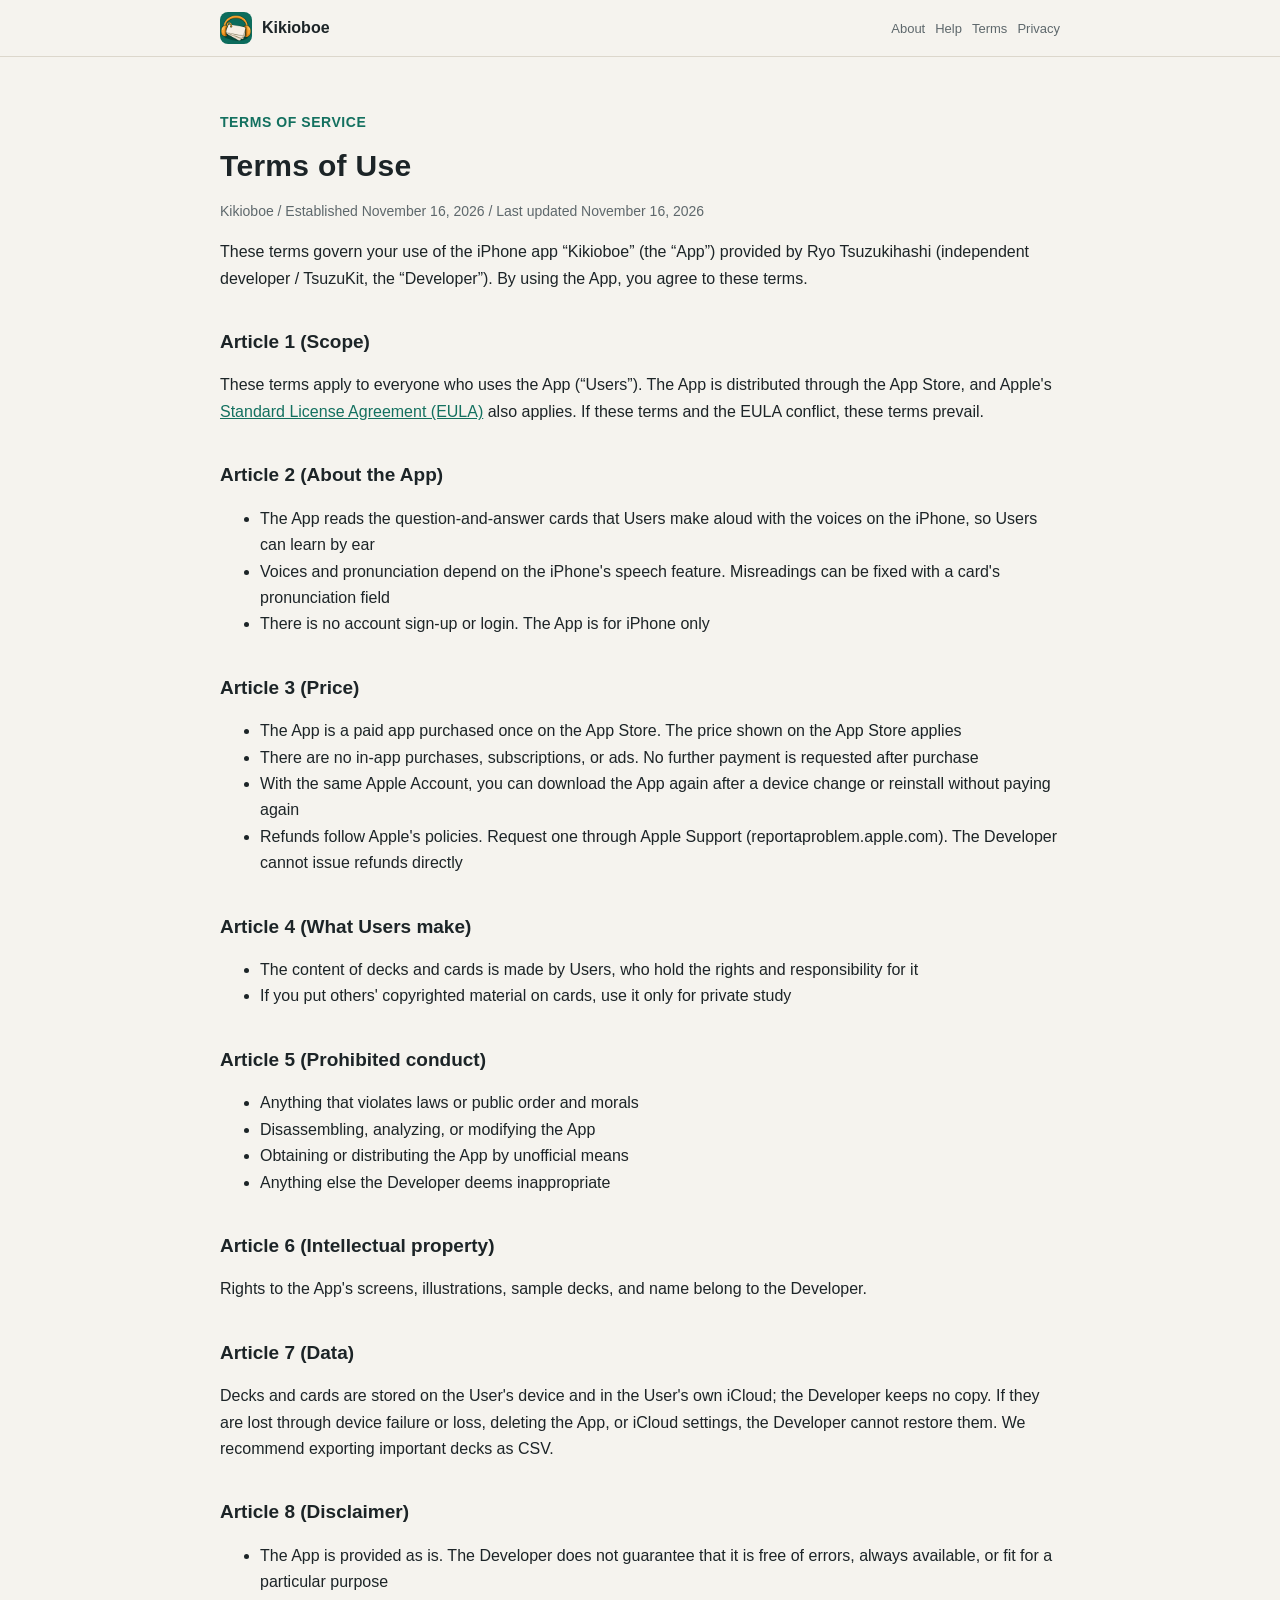
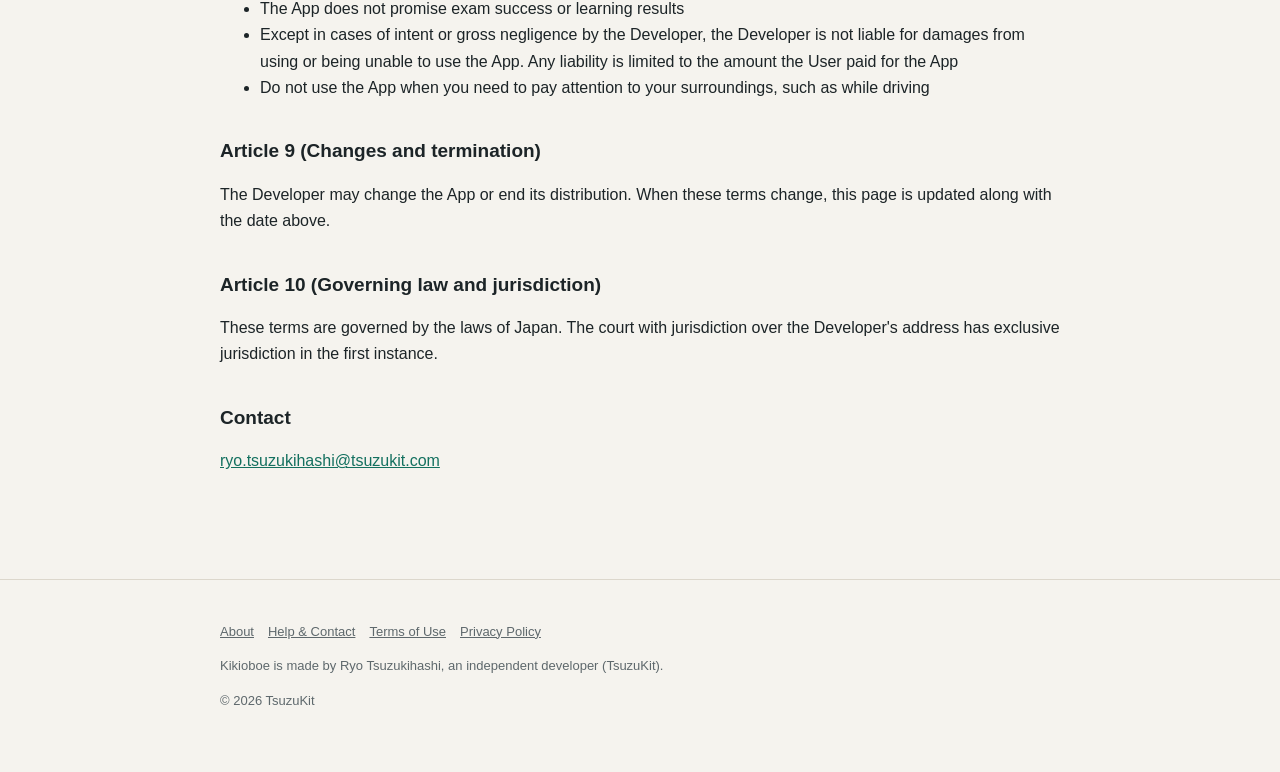
<file: terms.html>
<!DOCTYPE html>
<html lang="ja" data-title-ja="利用規約 - ききおぼえ" data-title-en="Terms of Use - Kikioboe">
<head>
<meta charset="UTF-8">
<meta name="viewport" content="width=device-width, initial-scale=1">
<script>(function(){var l=navigator.languages&&navigator.languages.length?navigator.languages:[navigator.language||"ja"],p="en";for(var i=0;i<l.length;i++){var c=String(l[i]).toLowerCase();if(c.indexOf("ja")===0){p="ja";break}if(c.indexOf("en")===0){p="en";break}}var d=document.documentElement;d.lang=p;var t=d.getAttribute("data-title-"+p);if(t){document.title=t}})();</script>
<title>利用規約 - ききおぼえ</title>
<meta name="description" content="ききおぼえの利用規約。 / Terms of Use for Kikioboe.">
<meta property="og:title" content="利用規約 - ききおぼえ">
<meta property="og:description" content="ききおぼえの利用規約。">
<meta property="og:type" content="website">
<meta property="og:url" content="https://kikioboe.tsuzukit.com/terms.html">
<meta property="og:image" content="https://kikioboe.tsuzukit.com/assets/og.jpg">
<link rel="icon" href="assets/icon.png">
<link rel="apple-touch-icon" href="assets/icon.png">
<link rel="stylesheet" href="style.css">
</head>
<body>
<div data-l="ja" lang="ja">
<header class="site"><div class="wrap">
<a class="brand" href="./"><img src="assets/icon.png" alt="" width="32" height="32">ききおぼえ</a>
<nav class="site"><a href="./">紹介</a><a href="support.html">使い方</a><a href="terms.html">利用規約</a><a href="privacy.html">プライバシー</a></nav>
</div></header>
<main class="wrap">
<article class="doc">
<p class="eyebrow">TERMS OF SERVICE</p>
<h1>利用規約</h1>
<p class="meta">ききおぼえ／制定日 2026年11月16日／改定日 2026年11月16日</p>
<p>この規約は、續橋涼（個人開発者 / TsuzuKit。以下「開発者」）が提供する iPhone アプリ「ききおぼえ」（以下「本アプリ」）を使うときの決まりです。本アプリを使った時点で、この規約に同意したものとします。</p>
<h2>第1条（適用）</h2>
<p>この規約は、本アプリを使うすべての方（以下「利用者」）に適用されます。本アプリは App Store から配信しており、Apple が定める<a href="https://www.apple.com/legal/internet-services/itunes/dev/stdeula/">標準のライセンス契約（EULA）</a>もあわせて適用されます。この規約と EULA が食い違うときは、この規約を優先します。</p>
<h2>第2条（本アプリについて）</h2>
<ul>
<li>本アプリは、利用者が作った問いと答えのカードを、iPhone に入っている声で読み上げて、耳で覚えるためのアプリです</li>
<li>読み上げの声と読み方は、iPhone の読み上げの機能によります。読み違いは、カードの「読み」で直せます</li>
<li>アカウント登録やログインはありません。本アプリは iPhone 専用です</li>
</ul>
<h2>第3条（料金）</h2>
<ul>
<li>本アプリは、App Store で購入する買い切りの有料アプリです。価格は App Store に表示されるものが正です</li>
<li>アプリ内課金、サブスクリプション、広告はありません。購入したあとに追加の支払いを求めることはありません</li>
<li>同じ Apple アカウントであれば、機種変更やアプリの入れ直しのときに、もう一度お支払いいただかずにダウンロードできます</li>
<li>返金は Apple の規定に従います。Apple のサポート（reportaproblem.apple.com）からお申し出ください。開発者が直接返金することはできません</li>
</ul>
<h2>第4条（利用者が作るもの）</h2>
<ul>
<li>帳とカードの中身は、利用者が作ったものです。その権利と責任は利用者にあります</li>
<li>他人の著作物をカードにするときは、私的な学習の範囲で使ってください</li>
</ul>
<h2>第5条（禁止事項）</h2>
<p>本アプリを使うとき、次のことをしてはいけません。</p>
<ul>
<li>法令や公序良俗に反すること</li>
<li>本アプリを分解・解析・改変すること</li>
<li>本アプリを正規の方法以外で入手したり、配ったりすること</li>
<li>そのほか、開発者が不適切と判断すること</li>
</ul>
<h2>第6条（知的財産）</h2>
<p>本アプリの画面・絵・見本の帳・名前についての権利は、開発者にあります。</p>
<h2>第7条（データ）</h2>
<p>帳とカードは利用者の端末と、利用者自身の iCloud に保存され、開発者はその控えを持っていません。端末の故障や紛失、アプリの削除、iCloud の設定などで消えても、開発者は元に戻すことができません。大切な帳は、CSV に書き出して残しておくことをおすすめします。</p>
<h2>第8条（免責事項）</h2>
<ul>
<li>本アプリは、そのままの状態で提供します。開発者は、本アプリに誤りがないこと、いつでも使えること、特定の目的に合うことを保証しません</li>
<li>本アプリは、試験の合格や学習の成果を約束するものではありません</li>
<li>本アプリを使ったこと、または使えなかったことで利用者に損害が生じても、開発者に故意または重大な過失がある場合を除き、開発者は責任を負いません。責任を負う場合も、利用者が本アプリに支払った金額を上限とします</li>
<li>運転中など、周りの音に注意が要る場面では、本アプリを使わないでください</li>
</ul>
<h2>第9条（変更と終了）</h2>
<p>開発者は、本アプリの内容を変えること、提供を終えることがあります。この規約を変えるときは、このページを書きかえ、上の改定日を新しくします。</p>
<h2>第10条（準拠法と裁判所）</h2>
<p>この規約は日本法に従います。本アプリについての争いは、開発者の住所地を管轄する裁判所を、第一審の専属的な合意管轄裁判所とします。</p>
<h2>お問い合わせ</h2>
<p><a href="mailto:ryo.tsuzukihashi@tsuzukit.com">ryo.tsuzukihashi@tsuzukit.com</a></p>
</article>
</main>
<footer class="site"><div class="wrap">
<p><a href="./">紹介</a><a href="support.html">使い方とお問い合わせ</a><a href="terms.html">利用規約</a><a href="privacy.html">プライバシーポリシー</a></p>
<p>ききおぼえは、個人開発者の續橋涼（TsuzuKit）が作っているアプリです。</p>
<p>© 2026 TsuzuKit</p>
</div></footer>
</div>
<div data-l="en" lang="en">
<header class="site"><div class="wrap">
<a class="brand" href="./"><img src="assets/icon.png" alt="" width="32" height="32">Kikioboe</a>
<nav class="site"><a href="./">About</a><a href="support.html">Help</a><a href="terms.html">Terms</a><a href="privacy.html">Privacy</a></nav>
</div></header>
<main class="wrap">
<article class="doc">
<p class="eyebrow">TERMS OF SERVICE</p>
<h1>Terms of Use</h1>
<p class="meta">Kikioboe / Established November 16, 2026 / Last updated November 16, 2026</p>
<p>These terms govern your use of the iPhone app “Kikioboe” (the “App”) provided by Ryo Tsuzukihashi (independent developer / TsuzuKit, the “Developer”). By using the App, you agree to these terms.</p>
<h2>Article 1 (Scope)</h2>
<p>These terms apply to everyone who uses the App (“Users”). The App is distributed through the App Store, and Apple's <a href="https://www.apple.com/legal/internet-services/itunes/dev/stdeula/">Standard License Agreement (EULA)</a> also applies. If these terms and the EULA conflict, these terms prevail.</p>
<h2>Article 2 (About the App)</h2>
<ul>
<li>The App reads the question-and-answer cards that Users make aloud with the voices on the iPhone, so Users can learn by ear</li>
<li>Voices and pronunciation depend on the iPhone's speech feature. Misreadings can be fixed with a card's pronunciation field</li>
<li>There is no account sign-up or login. The App is for iPhone only</li>
</ul>
<h2>Article 3 (Price)</h2>
<ul>
<li>The App is a paid app purchased once on the App Store. The price shown on the App Store applies</li>
<li>There are no in-app purchases, subscriptions, or ads. No further payment is requested after purchase</li>
<li>With the same Apple Account, you can download the App again after a device change or reinstall without paying again</li>
<li>Refunds follow Apple's policies. Request one through Apple Support (reportaproblem.apple.com). The Developer cannot issue refunds directly</li>
</ul>
<h2>Article 4 (What Users make)</h2>
<ul>
<li>The content of decks and cards is made by Users, who hold the rights and responsibility for it</li>
<li>If you put others' copyrighted material on cards, use it only for private study</li>
</ul>
<h2>Article 5 (Prohibited conduct)</h2>
<ul>
<li>Anything that violates laws or public order and morals</li>
<li>Disassembling, analyzing, or modifying the App</li>
<li>Obtaining or distributing the App by unofficial means</li>
<li>Anything else the Developer deems inappropriate</li>
</ul>
<h2>Article 6 (Intellectual property)</h2>
<p>Rights to the App's screens, illustrations, sample decks, and name belong to the Developer.</p>
<h2>Article 7 (Data)</h2>
<p>Decks and cards are stored on the User's device and in the User's own iCloud; the Developer keeps no copy. If they are lost through device failure or loss, deleting the App, or iCloud settings, the Developer cannot restore them. We recommend exporting important decks as CSV.</p>
<h2>Article 8 (Disclaimer)</h2>
<ul>
<li>The App is provided as is. The Developer does not guarantee that it is free of errors, always available, or fit for a particular purpose</li>
<li>The App does not promise exam success or learning results</li>
<li>Except in cases of intent or gross negligence by the Developer, the Developer is not liable for damages from using or being unable to use the App. Any liability is limited to the amount the User paid for the App</li>
<li>Do not use the App when you need to pay attention to your surroundings, such as while driving</li>
</ul>
<h2>Article 9 (Changes and termination)</h2>
<p>The Developer may change the App or end its distribution. When these terms change, this page is updated along with the date above.</p>
<h2>Article 10 (Governing law and jurisdiction)</h2>
<p>These terms are governed by the laws of Japan. The court with jurisdiction over the Developer's address has exclusive jurisdiction in the first instance.</p>
<h2>Contact</h2>
<p><a href="mailto:ryo.tsuzukihashi@tsuzukit.com">ryo.tsuzukihashi@tsuzukit.com</a></p>
</article>
</main>
<footer class="site"><div class="wrap">
<p><a href="./">About</a><a href="support.html">Help & Contact</a><a href="terms.html">Terms of Use</a><a href="privacy.html">Privacy Policy</a></p>
<p>Kikioboe is made by Ryo Tsuzukihashi, an independent developer (TsuzuKit).</p>
<p>© 2026 TsuzuKit</p>
</div></footer>
</div>
</body>
</html>
</file>
<file: style.css>
/* ときなおし — 紙の白・インクの紺・朱色（採点の赤ペン） */
:root {
  --paper: #f5f3ee; --card: #ffffff; --ink: #1c2427; --sub: #5e686c; --line: #dcd7cc;
  --vermilion: #13705f; --vermilion-soft: #ddefea; --navy: #13705f; --correct: #a86400;
}
@media (prefers-color-scheme: dark) {
  :root { --paper: #0f1416; --card: #182024; --ink: #ecf0f1; --sub: #a3aeb2; --line: #2a3438;
    --vermilion: #5ccdb6; --vermilion-soft: #13312b; --navy: #5ccdb6; --correct: #f2b04c; }
}
* { box-sizing: border-box; }
html { -webkit-text-size-adjust: 100%; }
body { margin: 0; background: var(--paper); color: var(--ink); line-height: 1.8;
  font-family: -apple-system, BlinkMacSystemFont, "Hiragino Sans", "Hiragino Kaku Gothic ProN", "Noto Sans JP", sans-serif; }
a { color: var(--navy); }
.wrap { max-width: 880px; margin: 0 auto; padding: 0 20px; }
header.site { border-bottom: 1px solid var(--line); background: var(--paper); position: sticky; top: 0; z-index: 5; }
header.site .wrap { display: flex; align-items: center; gap: 16px; min-height: 56px; }
.brand { display: flex; align-items: center; gap: 10px; font-weight: 800; text-decoration: none; color: var(--ink); margin-right: auto; }
.brand img { width: 32px; height: 32px; border-radius: 8px; }
nav.site a { font-size: 14px; text-decoration: none; color: var(--sub); margin-left: 14px; white-space: nowrap; }
nav.site a:hover { color: var(--ink); }
.hero { padding: 56px 0 40px; display: grid; gap: 32px; align-items: center; }
@media (min-width: 760px) { .hero { grid-template-columns: 1.1fr 0.9fr; } }
.eyebrow { color: var(--vermilion); font-weight: 700; font-size: 14px; letter-spacing: 0.04em; }
h1 { font-size: clamp(30px, 6vw, 46px); line-height: 1.35; margin: 8px 0 16px; letter-spacing: 0.01em; }
h2 { font-size: 24px; margin: 56px 0 16px; line-height: 1.5; }
h3 { font-size: 17px; margin: 0 0 6px; }
.lead { font-size: 17px; color: var(--sub); }
.cta { display: inline-block; margin-top: 20px; background: var(--vermilion); color: #fff; font-weight: 700; text-decoration: none;
  padding: 14px 26px; border-radius: 16px; }
.note { font-size: 13px; color: var(--sub); }
.hero img { width: 100%; max-width: 320px; height: auto; justify-self: center; }
.grid { display: grid; gap: 14px; }
@media (min-width: 700px) { .grid.two { grid-template-columns: 1fr 1fr; } .grid.three { grid-template-columns: repeat(3, 1fr); } }
.card { background: var(--card); border: 1px solid var(--line); border-radius: 18px; padding: 20px; }
.card.em { background: var(--vermilion-soft); border-color: transparent; }
.steps { counter-reset: step; }
.steps .card { position: relative; padding-left: 62px; }
.steps .card::before { counter-increment: step; content: counter(step); position: absolute; left: 18px; top: 18px; width: 32px; height: 32px;
  border-radius: 50%; border: 2.5px solid var(--vermilion); color: var(--vermilion); font-weight: 800; display: grid; place-items: center; }
table { width: 100%; border-collapse: collapse; background: var(--card); border: 1px solid var(--line); border-radius: 14px; overflow: hidden; }
th, td { text-align: left; padding: 12px 14px; border-bottom: 1px solid var(--line); vertical-align: top; font-size: 15px; }
th { width: 34%; color: var(--sub); font-weight: 600; }
tr:last-child th, tr:last-child td { border-bottom: none; }
.doc { padding: 40px 0 24px; }
.doc h1 { font-size: 30px; }
.doc h2 { font-size: 19px; margin: 36px 0 10px; }
.doc .meta { color: var(--sub); font-size: 14px; }
.doc .summary { background: var(--vermilion-soft); border-radius: 16px; padding: 18px 20px; margin: 20px 0; }
details { background: var(--card); border: 1px solid var(--line); border-radius: 14px; padding: 14px 18px; }
details + details { margin-top: 10px; }
summary { font-weight: 700; cursor: pointer; }
footer.site { border-top: 1px solid var(--line); margin-top: 64px; padding: 28px 0 48px; color: var(--sub); font-size: 13px; }
footer.site a { color: var(--sub); margin-right: 14px; }
.qid { font-family: ui-monospace, SFMono-Regular, Menlo, monospace; background: var(--card); border: 1px solid var(--line);
  border-radius: 8px; padding: 2px 8px; }
/* 端末の言語に合うほうだけ見せる（build.py が両方を1ページに入れる） */
html[lang="ja"] [data-l="en"], html[lang="en"] [data-l="ja"] { display: none; }
[lang="en"] { line-height: 1.65; }
[lang="en"] h1 { line-height: 1.2; }
[lang="en"] nav.site a { font-size: 13px; margin-left: 10px; }
@media (max-width: 480px) { nav.site a { font-size: 12px; margin-left: 8px; } header.site .wrap { gap: 4px; } .brand { gap: 7px; font-size: 15px; } }
.brand { white-space: nowrap; flex-shrink: 0; }
/* 幅の狭い画面では、上の帯の「紹介」を出さない（左のアプリ名が同じ行き先） */
@media (max-width: 480px) { nav.site a:first-child { display: none; } }
</file>
